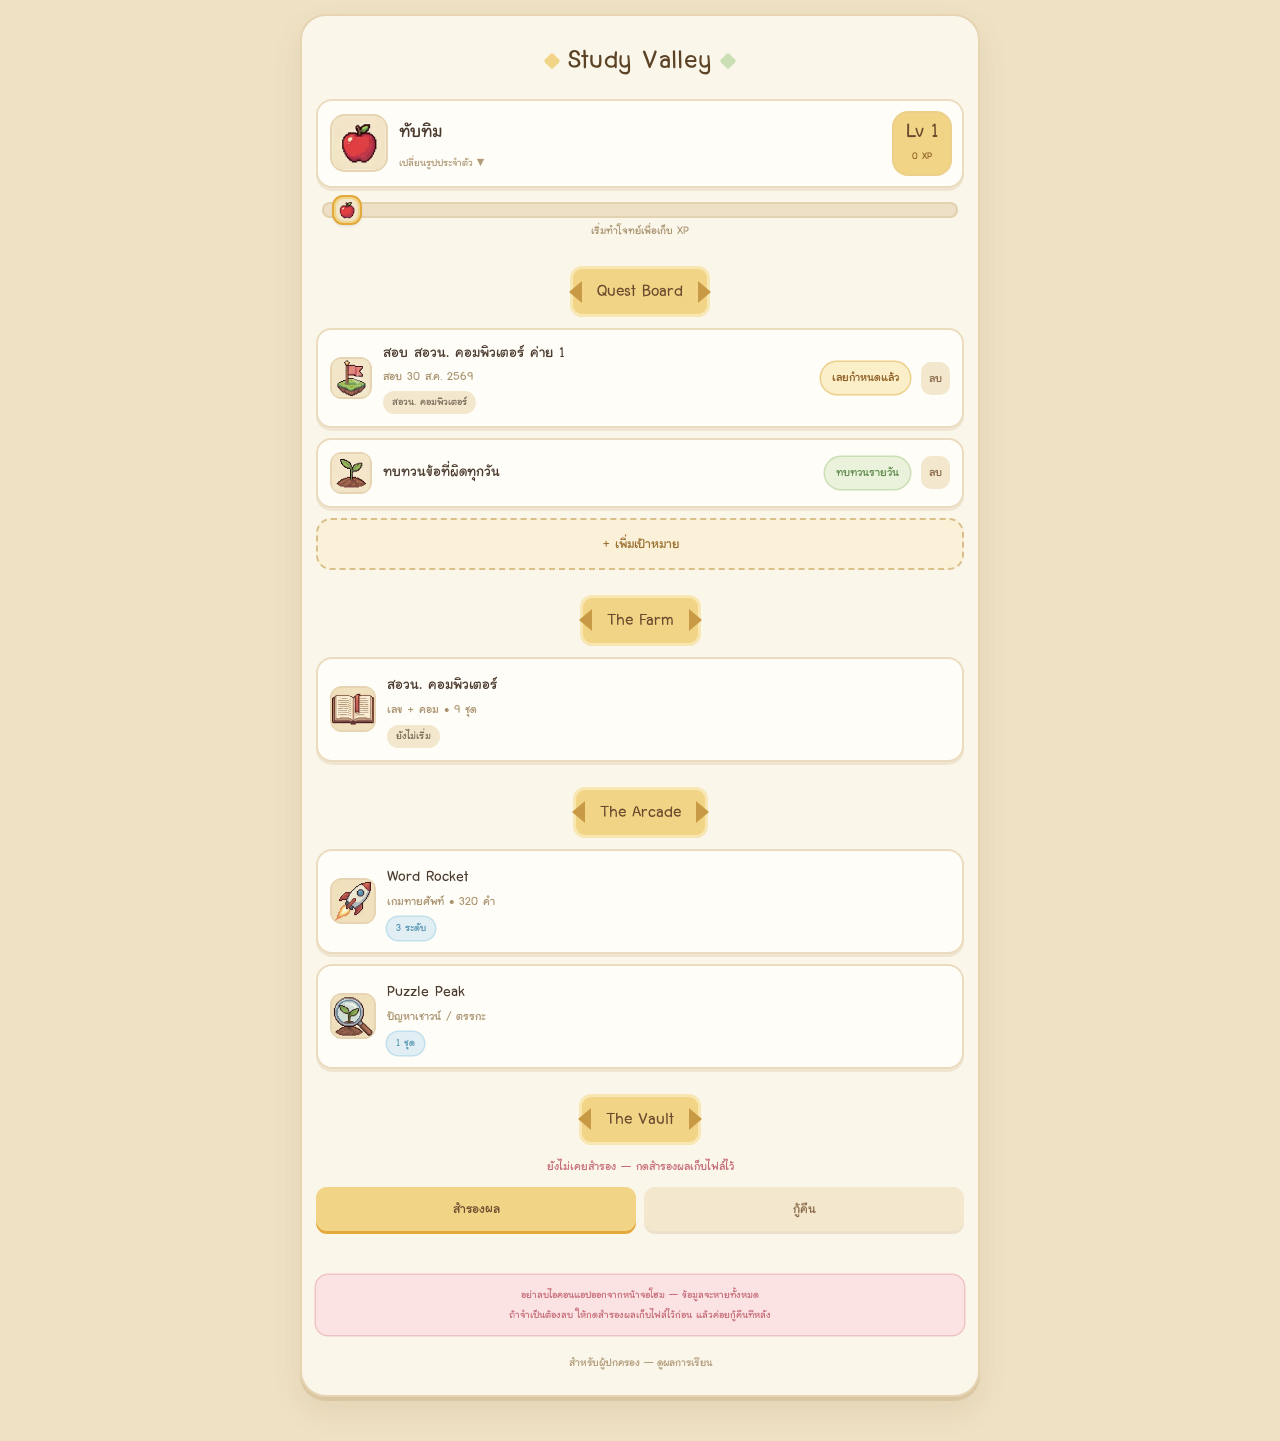
<file: index.html>
<!DOCTYPE html>
<!-- ══════════════════════════════════════════════════════════
     Study Valley — หน้าแรก (ตัวอย่าง)

     โครงไฟล์:
       assets/app.css            — ธีม + design token + @font-face
       assets/art.js             — SVG (C, svg, ART) โหลดก่อน
       assets/app.js             — ข้อมูลจำลอง + logic (ใช้ ART/C)
       assets/fonts/Layiji.woff2 — ฟอนต์ (เปิดออฟไลน์ได้)

     ฟอนต์ Layiji เป็นตัว patch แล้ว — ห้ามเอาไฟล์ต้นฉบับมาใช้ซ้ำ
     รายละเอียดบั๊กและวิธีแก้อยู่ใน THEME.md
     ══════════════════════════════════════════════════════════ -->
<html lang="th">
<head>
<meta charset="utf-8">
<meta name="viewport" content="width=device-width,initial-scale=1,viewport-fit=cover">
<title>Study Valley</title>
<meta name="theme-color" content="#F1D486">
<link rel="manifest" href="manifest.json">
<link rel="apple-touch-icon" href="assets/apple-touch-icon.png">
<meta name="apple-mobile-web-app-capable" content="yes">
<meta name="apple-mobile-web-app-status-bar-style" content="default">
<meta name="apple-mobile-web-app-title" content="Study Valley">
<link rel="stylesheet" href="assets/app.css">
</head>
<body>
<div class="wrap">
<div class="panel">

  <div class="brand">
    <div class="spark" style="background:var(--gold)"></div>
    <h1>Study Valley</h1>
    <div class="spark" style="background:var(--green-ring);animation-delay:.6s"></div>
  </div>

  <!-- การ์ดโปรไฟล์ -->
  <div class="card row">
    <div class="avatar" id="av"></div>
    <div style="flex:1;min-width:0">
      <input class="nameIn" id="nm" placeholder="ชื่อ">
      <button id="avBtn" style="border:0;background:transparent;color:var(--dim);font-weight:600;
        font-size:12.5px;cursor:pointer;padding:2px 0">เปลี่ยนรูปประจำตัว ▾</button>
    </div>
    <div class="lvbox"><b id="lv">Lv 1</b><small id="xp">0 XP</small></div>
  </div>

  <!-- เลือกอีโมจิ -->
  <div class="card" id="avPick" style="margin-top:8px;display:none">
    <div class="grid" style="justify-content:center;gap:8px" id="emo"></div>
  </div>

  <!-- แถบเลเวล -->
  <div class="lvbar">
    <div class="lvfill" id="lvfill" style="width:0%"></div>
    <div class="hero" id="heroPin" style="left:4%"></div>
  </div>
  <div class="hint" id="toNext">อีก 1000 XP จะเลเวลอัป</div>

  <!-- เป้าหมาย -->
  <div class="ribbon"><span>Quest Board</span></div>
  <div class="stack" id="goals"></div>
  <div style="height:10px"></div>
  <button class="btn dash" id="addBtn">+ เพิ่มเป้าหมาย</button>

  <div class="card" id="addForm" style="margin-top:10px;display:none">
    <input class="field" id="gTitle" placeholder="ชื่อเป้าหมาย เช่น สอบ สอวน. รอบแรก">
    <div class="grid" style="margin-top:9px;gap:8px">
      <button class="btn on" data-kind="exam"  style="flex:1">มีวันสอบ</button>
      <button class="btn off" data-kind="daily" style="flex:1">ทบทวนรายวัน</button>
    </div>
    <input class="field" type="date" id="gDate" style="margin-top:9px">
    <select class="field" id="gRoom" style="margin-top:9px">
      <option value="">ไม่ผูกกับห้องเรียน</option>
      <option value="posn">สอวน. คอมพิวเตอร์</option>
      <option value="english">คลังคำศัพท์อังกฤษ</option>
    </select>
    <div class="grid" style="margin-top:11px;gap:8px">
      <button class="btn primary" id="gSave" style="flex:1">บันทึก</button>
      <button class="btn soft" id="gCancel">ยกเลิก</button>
    </div>
  </div>

  <!-- The Farm : แบบฝึกจริงจัง (ไทย) -->
  <div class="ribbon"><span>The Farm</span></div>
  <div class="grid">
    <a class="card row" href="posn/set.html" style="flex:1 1 100%;position:relative">
      <span class="newbadge cornernew" id="rmAnew" style="display:none">new</span>
      <div class="tile" id="rmA"></div>
      <div style="flex:1;min-width:0">
        <div style="font-weight:800;font-size:18px">สอวน. คอมพิวเตอร์</div>
        <div style="font-size:14px;color:var(--muted);margin:1px 0 5px" id="rmAsub">เลข + คอม</div>
        <div class="grid" style="gap:5px" id="rmAchips"></div>
      </div>
    </a>
  </div>

  <!-- The Arcade : โซนเกม (ชื่อเกมอังกฤษ) -->
  <div class="ribbon"><span>The Arcade</span></div>
  <div class="grid">
    <a class="card row" href="english/" style="flex:1 1 100%">
      <div class="tile" id="rmB"></div>
      <div style="flex:1;min-width:0">
        <div style="font-weight:800;font-size:18px">Word Rocket</div>
        <div style="font-size:14px;color:var(--muted);margin:1px 0 5px">เกมทายศัพท์ • 320 คำ</div>
        <div class="grid" style="gap:5px"><span class="chip blue">3 ระดับ</span></div>
      </div>
    </a>
    <a class="card row" href="posn/set.html?room=logic" style="flex:1 1 100%">
      <div class="tile"><img src="assets/tiles/magnifier.png" width="42" height="42" alt="" style="display:block;border-radius:8px"></div>
      <div style="flex:1;min-width:0">
        <div style="font-weight:800;font-size:18px">Puzzle Peak</div>
        <div style="font-size:14px;color:var(--muted);margin:1px 0 5px">ปัญหาเชาวน์ / ตรรกะ</div>
        <div class="grid" style="gap:5px" id="rmCchips"></div>
      </div>
    </a>
  </div>

  <div class="ribbon"><span>The Vault</span></div>
  <div class="backupinfo" id="backupInfo"></div>
  <div class="grid" style="gap:8px">
    <button class="btn soft" id="backupBtn" style="flex:1">สำรองผล</button>
    <button class="btn soft" id="restoreBtn" style="flex:1">กู้คืน</button>
  </div>
  <input type="file" id="restoreFile" accept="application/json,.json" style="display:none">
  <div class="msg" id="msg"></div>
  <div class="keepwarn">อย่าลบไอคอนแอปออกจากหน้าจอโฮม — ข้อมูลจะหายทั้งหมด<br>
    ถ้าจำเป็นต้องลบ ให้กดสำรองผลเก็บไฟล์ไว้ก่อน แล้วค่อยกู้คืนทีหลัง</div>

  <a href="parent/" style="display:block;text-align:center;margin-top:18px;color:var(--dim);
    font-weight:600;font-size:13.5px">สำหรับผู้ปกครอง — ดูผลการเรียน</a>

</div>
</div>
<script src="assets/art.js"></script>
<script src="assets/xp.js"></script>
<script src="assets/app.js"></script>
</body>
</html>
</file>
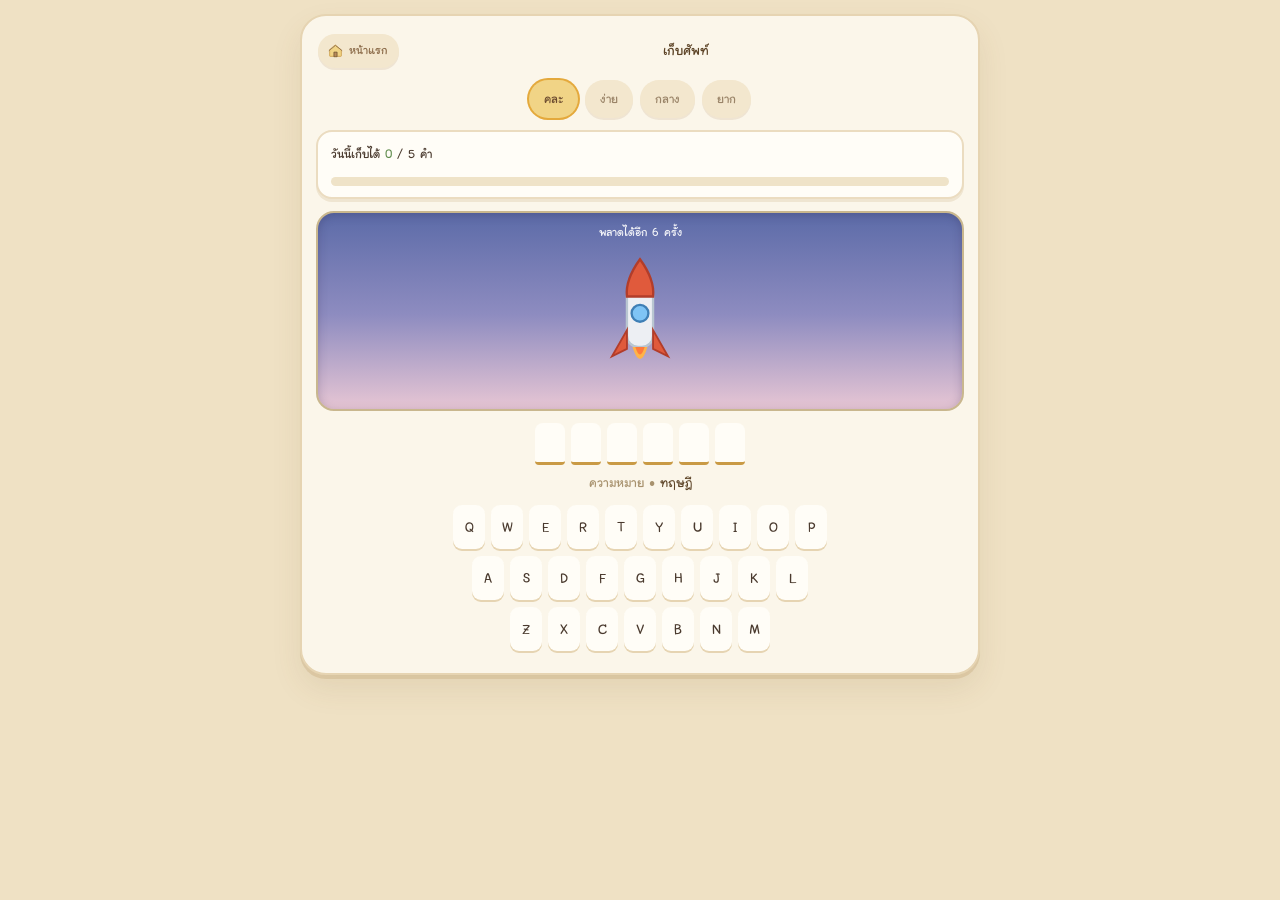
<file: english/index.html>
<!DOCTYPE html>
<!-- ══════════════════════════════════════════════════════════
     english/index.html — เกมเก็บศัพท์ (กู้ภัยจรวด)
     ทายตัวอักษรให้ครบก่อนจรวดพัง · อ่านคำจาก ../data/english/words.json
     ══════════════════════════════════════════════════════════ -->
<html lang="th">
<head>
<meta charset="utf-8">
<meta name="viewport" content="width=device-width,initial-scale=1,viewport-fit=cover">
<title>เก็บศัพท์ • Study Valley</title>
<meta name="theme-color" content="#F1D486">
<link rel="manifest" href="../manifest.json">
<link rel="apple-touch-icon" href="../assets/apple-touch-icon.png">
<meta name="apple-mobile-web-app-capable" content="yes">
<meta name="apple-mobile-web-app-status-bar-style" content="default">
<meta name="apple-mobile-web-app-title" content="Study Valley">
<link rel="stylesheet" href="../assets/app.css">
<link rel="stylesheet" href="../assets/eng.css">
</head>
<body>
<div class="wrap">
<div class="panel">

  <div class="setbar">
    <a class="backlink" id="homelink" href="../index.html">หน้าแรก</a>
    <div class="settitle">เก็บศัพท์</div>
    <div class="streak" id="streak" style="display:none"></div>
  </div>

  <div class="lvchips" id="lvchips"></div>

  <div class="card daily">
    <div class="dailytop">
      <div>วันนี้เก็บได้ <b id="dailyN">0</b> / <span id="dailyGoal">5</span> คำ</div>
      <div class="dailydone" id="dailyDone" style="display:none">ครบเป้าแล้ว</div>
    </div>
    <div class="pbar"><i id="dailyfill" style="width:0%"></i></div>
  </div>

  <div class="stage" id="stage"></div>

  <div class="slots" id="slots"></div>
  <div class="hinttext" id="hinttext"></div>
  <button class="speakbtn" id="speakBtn" style="display:none"></button>

  <div class="keyboard" id="keyboard"></div>

  <div class="engnav" id="engnav" style="display:none">
    <button class="btn primary" id="nextBtn">คำถัดไป</button>
  </div>

</div>
</div>
<script src="../assets/art.js"></script>
<script src="../assets/xp.js"></script>
<script src="../assets/eng.js"></script>
</body>
</html>
</file>
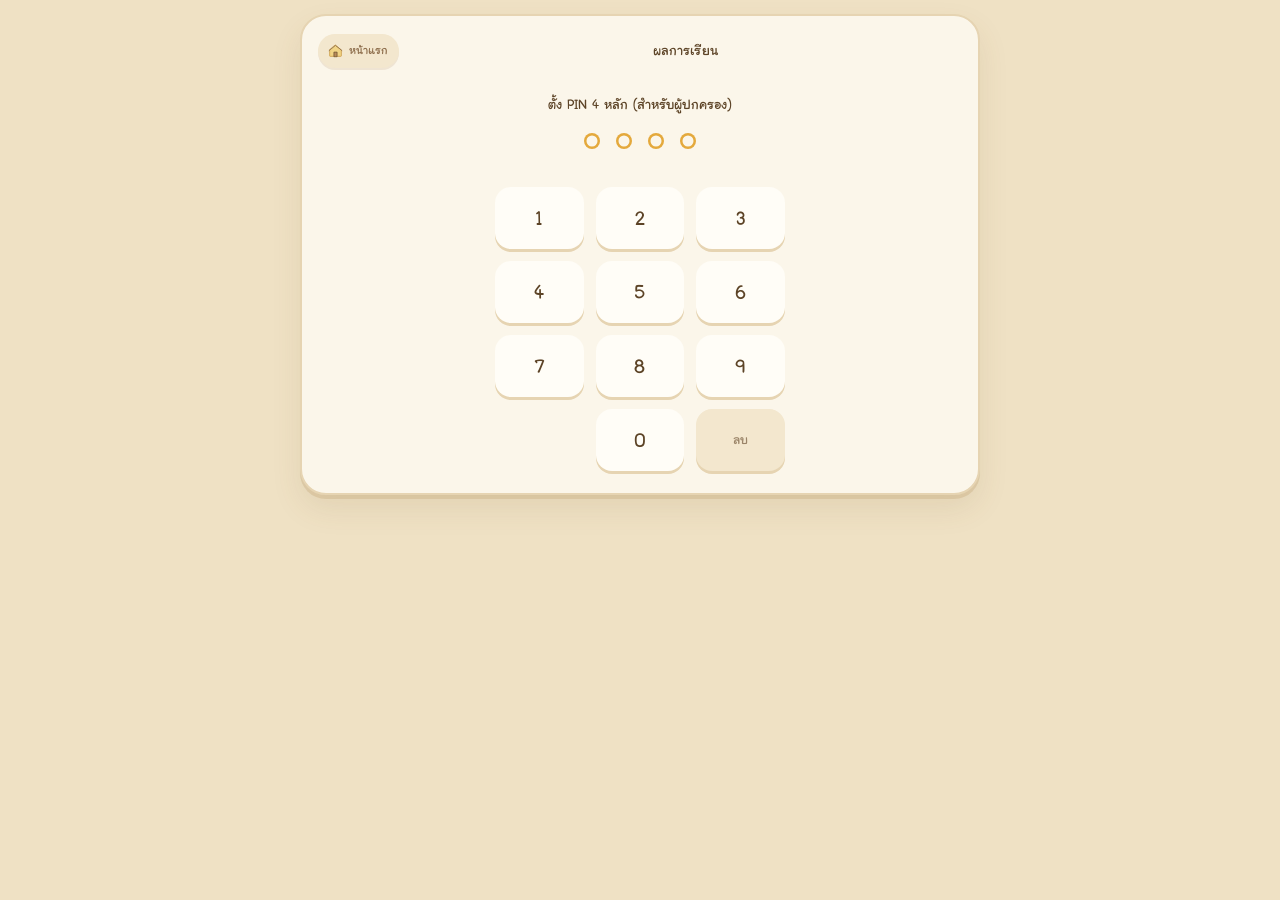
<file: parent/index.html>
<!DOCTYPE html>
<!-- ══════════════════════════════════════════════════════════
     parent/index.html — หน้าผู้ปกครองดูผล (PIN 4 หลัก)
     PIN เป็นด่านอ่อน ๆ เก็บในเครื่อง (ไม่ใช่ระบบล็อกอินจริง)
     ══════════════════════════════════════════════════════════ -->
<html lang="th">
<head>
<meta charset="utf-8">
<meta name="viewport" content="width=device-width,initial-scale=1,viewport-fit=cover">
<title>ผลการเรียน • Study Valley</title>
<meta name="theme-color" content="#F1D486">
<link rel="manifest" href="../manifest.json">
<link rel="apple-touch-icon" href="../assets/apple-touch-icon.png">
<meta name="apple-mobile-web-app-capable" content="yes">
<meta name="apple-mobile-web-app-title" content="Study Valley">
<link rel="stylesheet" href="../assets/app.css">
<link rel="stylesheet" href="../assets/parent.css">
</head>
<body>
<div class="wrap">
<div class="panel">

  <div class="setbar">
    <a class="backlink" id="homelink" href="../index.html">หน้าแรก</a>
    <div class="settitle">ผลการเรียน</div>
    <div class="lockbtn" id="lockBtn" style="display:none">ล็อก</div>
  </div>

  <!-- ล็อก : ใส่ PIN -->
  <div id="lock">
    <div class="lockhint" id="lockHint">ใส่ PIN 4 หลัก</div>
    <div class="dots" id="dots"></div>
    <div class="lockmsg" id="lockMsg"></div>
    <div class="pinpad" id="pinpad"></div>
    <button class="resetpin" id="resetPin" style="display:none">ลืม PIN — ตั้งใหม่ (ล้างของเดิม)</button>
  </div>

  <!-- รายงาน -->
  <div id="report" style="display:none"></div>

</div>
</div>
<script src="../assets/art.js"></script>
<script src="../assets/xp.js"></script>
<script src="../assets/parent.js"></script>
</body>
</html>
</file>
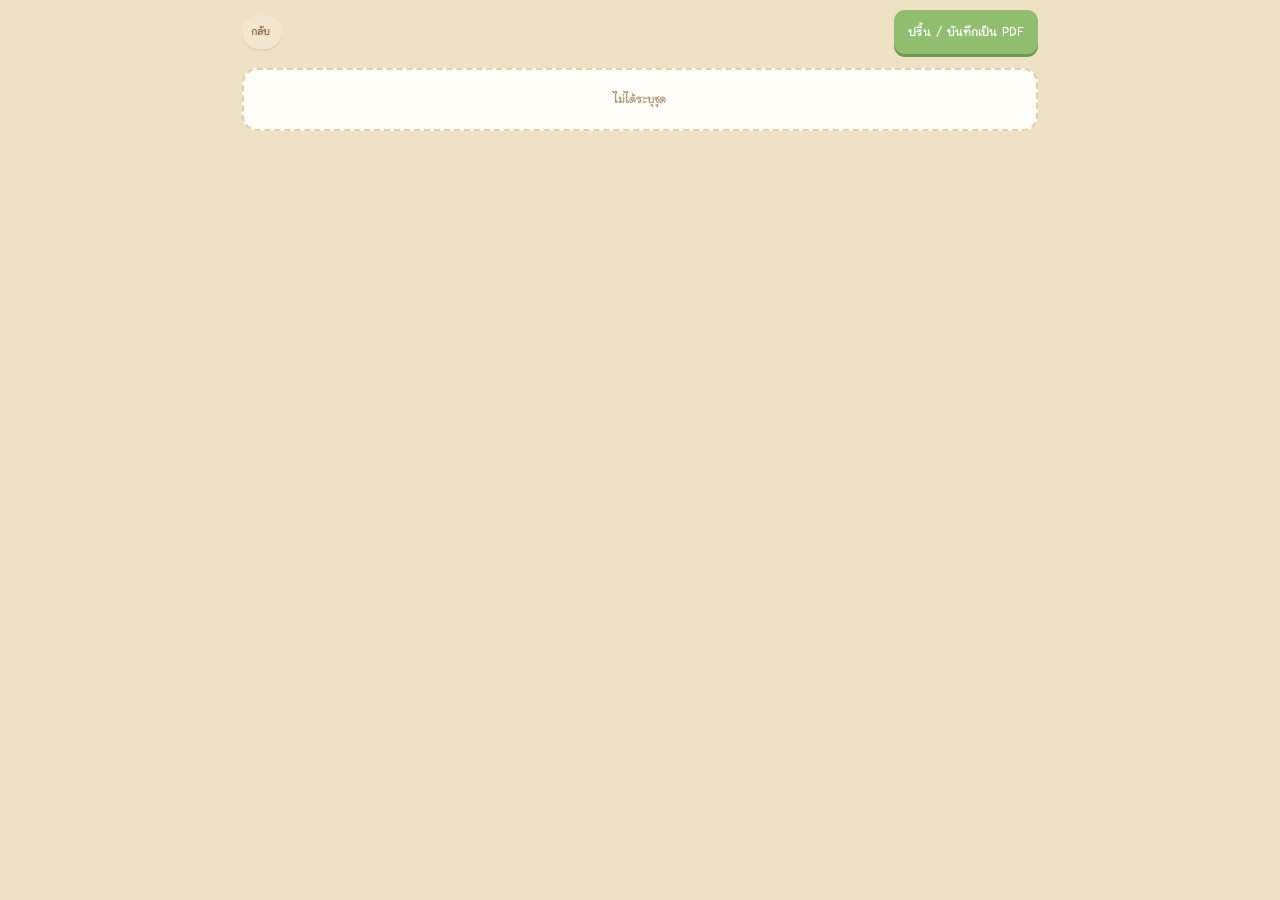
<file: posn/print.html>
<!doctype html>
<html lang="th">
<head>
<meta charset="utf-8">
<meta name="viewport" content="width=device-width,initial-scale=1">
<title>ใบข้อสอบ • Study Valley</title>
<link rel="stylesheet" href="../assets/app.css">
<link rel="stylesheet" href="../assets/set.css">
<link rel="stylesheet" href="../assets/print.css">
</head>
<body>

<!-- แถบเครื่องมือ (ไม่ติดไปกับกระดาษ) -->
<div class="prbar noprint">
  <a class="backlink" id="backlink" href="set.html">กลับ</a>
  <button class="btn primary" id="btnPrint">ปริ้น / บันทึกเป็น PDF</button>
</div>

<div class="sheetpage" id="paper"></div>

<script src="../assets/norm.js"></script>
<script src="../assets/print.js"></script>
</body>
</html>
</file>
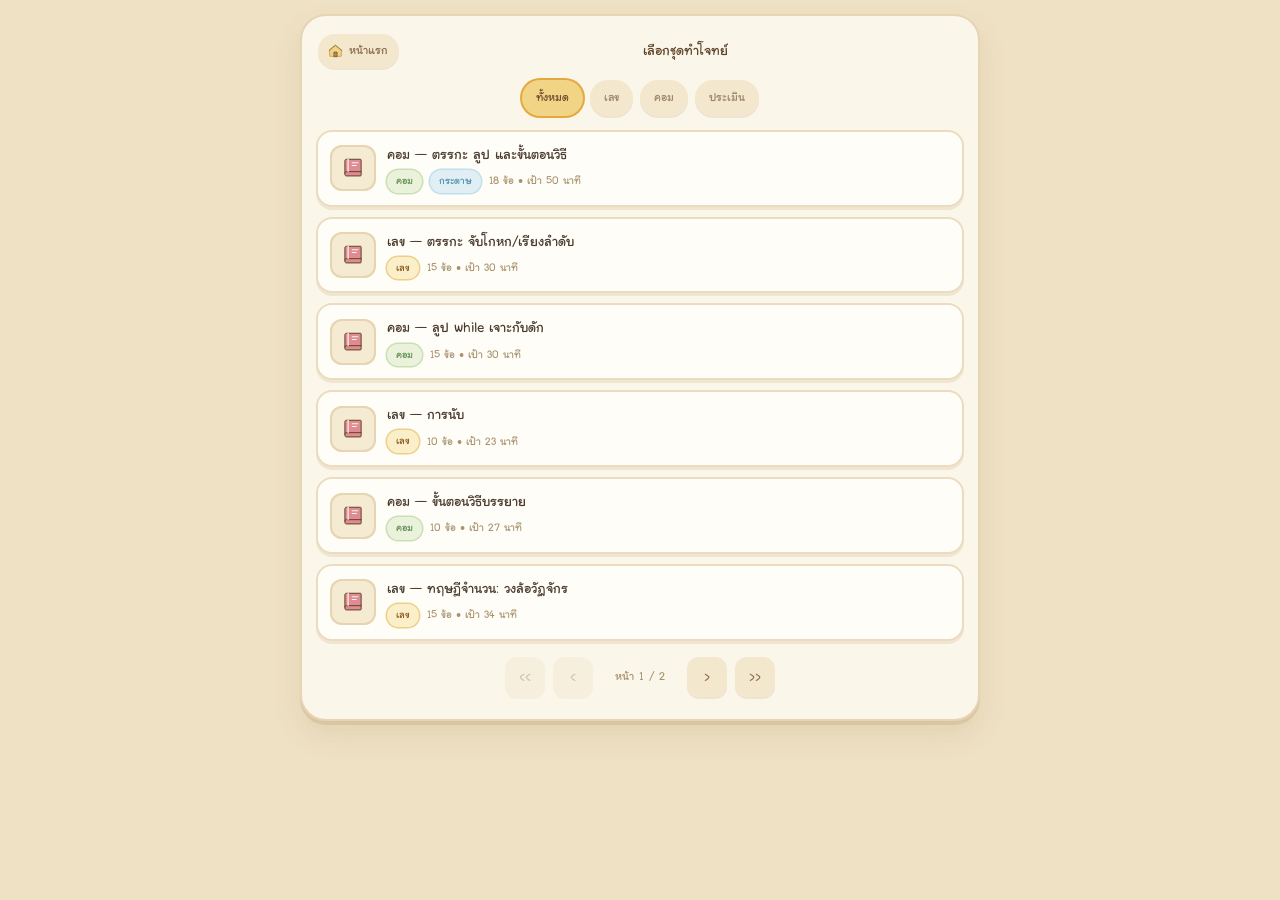
<file: posn/set.html>
<!DOCTYPE html>
<!-- ══════════════════════════════════════════════════════════
     posn/set.html — เอนจินทำโจทย์
     อ่านชุดจาก ../data/posn/<id>.json (ระบุด้วย ?id=<id>)
     ไม่มี ?id → โชว์รายการชุดจาก index.json ให้เลือก
     ══════════════════════════════════════════════════════════ -->
<html lang="th">
<head>
<meta charset="utf-8">
<meta name="viewport" content="width=device-width,initial-scale=1,viewport-fit=cover">
<title>ทำโจทย์ • Study Valley</title>
<meta name="theme-color" content="#F1D486">
<link rel="manifest" href="../manifest.json">
<link rel="apple-touch-icon" href="../assets/apple-touch-icon.png">
<meta name="apple-mobile-web-app-capable" content="yes">
<meta name="apple-mobile-web-app-status-bar-style" content="default">
<meta name="apple-mobile-web-app-title" content="Study Valley">
<link rel="stylesheet" href="../assets/app.css">
<link rel="stylesheet" href="../assets/set.css">
</head>
<body>
<div class="wrap">
<div class="panel">

  <div class="setbar">
    <a class="backlink" id="homelink" href="../index.html">หน้าแรก</a>
    <div class="settitle" id="settitle">Study Valley</div>
    <div class="timer" id="timer" style="display:none">0:00</div>
  </div>

  <div id="picker" style="display:none"></div>

  <!-- โหมดกระดาษ (เลือกโหมด / จับเวลา / ติ๊กคำตอบ) — สร้างเนื้อในด้วย JS -->
  <div id="paper" style="display:none"></div>

  <div id="quiz" style="display:none">

    <div class="qprog"><i id="qprogfill"></i></div>
    <div class="qmeta">
      <span id="qcount"></span>
      <button class="pausebtn" id="pauseBtn">พักเบรคชั่วคราว</button>
      <span id="qtarget"></span>
    </div>

    <div class="card qcard">
      <div class="badges" id="badges"></div>
      <div class="qbody" id="qbody"></div>
      <button class="hintbtn" id="hintbtn" style="display:none"></button>
      <div class="trbox" id="trbox" style="display:none"></div>
    </div>

    <div class="choices" id="choices"></div>
    <div id="fillwrap" style="display:none">
      <input class="field fillin" id="fillin" placeholder="พิมพ์คำตอบ" autocomplete="off">
    </div>

    <!-- โซนคำตอบ/คำใบ้ ห้องปริศนา (logic) — สร้างเนื้อในด้วย JS -->
    <div id="puzzle" style="display:none"></div>

    <div class="actions">
      <button class="btn primary" id="btnReveal">เฉลย</button>
    </div>

    <div class="exbox" id="exbox" style="display:none">
      <div class="exhead" id="exhead"></div>
      <div class="excontent" id="excontent"></div>
    </div>

    <div class="nav">
      <button class="btn soft" id="btnPrev">ก่อนหน้า</button>
      <button class="btn primary" id="btnNext">ถัดไป</button>
    </div>

    <!-- ท้ายหน้า: เลือกข้อ (ห้อง logic) / เปลี่ยนโหมด (ชุดโหมดกระดาษ) -->
    <div id="qextra" style="display:none"></div>

  </div>

  <div id="summary" style="display:none"></div>

</div>
</div>

<div class="pausecover" id="pauseCover" style="display:none">
  <div class="pausebox">
    <div class="pausemsg">พักเบรคอยู่ • เวลาไม่เดิน</div>
    <button class="btn primary" id="resumeBtn">ทำต่อ</button>
    <a class="btn soft" href="../index.html" id="pauseHome">ออกไปหน้าแรก</a>
  </div>
</div>
<script src="../assets/art.js"></script>
<script src="../assets/xp.js"></script>
<script src="../assets/norm.js"></script>
<script src="../assets/set.js"></script>
</body>
</html>
</file>
<file: assets/app.css>
/* ═══════════════════════════════════════════
   assets/app.css  —  DESIGN TOKENS
   ═══════════════════════════════════════════ */
@font-face{
  font-family:'Layiji';
  src:url('fonts/Layiji.woff2') format('woff2');
  font-weight:400 800;
  font-display:block;
  size-adjust:112%;   /* ชดเชยตัวอักษร Layiji ที่เล็กกว่าปกติ */
}
:root{
  /* พื้น */
  --paper:#EFE1C4;   --panel:#FBF6EA;   --card:#FFFDF7;
  --line:#E6D4B2;    --line-2:#EBDCC0;  --rule:#EADBBE;
  /* ตัวอักษร */
  --ink:#4A3A2E;     --ink-hi:#5C4326;  --muted:#A8926E;  --dim:#B09A78;
  /* ทอง */
  --gold:#F1D486;    --gold-d:#E4A93C;  --gold-x:#C08A28;
  --gold-pale:#FBEFC9; --gold-ring:#ECD08A; --gold-ink:#8A5A1E;
  --wood:#6B4A2E;    --wood-d:#4E331F;  --wood-l:#8A6A48;
  /* ชิป */
  --tan:#F3E7CE;     --tan-ink:#9A8468;
  /* สถานะ */
  --green:#8FBE6E;   --green-x:#6E9B50; --green-ink:#5E8B4B;
  --green-pale:#EAF2DC; --green-ring:#CADFB4;
  --rose:#FBE3E4;    --rose-ink:#C56C77; --rose-ring:#F0C3C7;
  --blue:#E1EEF3;    --blue-ink:#4E90AF; --blue-ring:#BFE0EC;
  --plum:#F0E9F8;    --plum-ink:#8A6DB3;
  /* เงาแข็ง = ลายเซ็นของธีม */
  --lift-1:0 3px 0 rgba(190,160,110,.20);
  --lift-2:0 4px 0 rgba(190,160,110,.30), 0 14px 30px rgba(120,90,40,.10);
}
*{box-sizing:border-box}
html,body{margin:0}
body{
  background:var(--paper); color:var(--ink); line-height:1.5;
  font-family:'Layiji',-apple-system,'Segoe UI',sans-serif;
  -webkit-font-smoothing:antialiased; -webkit-tap-highlight-color:transparent;
}
button,input,select,textarea{font-family:inherit}
input,select,textarea{line-height:1.5}
a{color:inherit;text-decoration:none}
svg{display:block}   /* กัน baseline gap เวลารูปอยู่ข้างข้อความ */
::selection{background:var(--gold)}
@keyframes twinkle{0%,100%{opacity:.35;transform:rotate(45deg) scale(.85)}50%{opacity:1;transform:rotate(45deg) scale(1)}}

/* ── โครง ── */
.wrap{padding:14px 12px 44px}
.panel{max-width:680px;margin:0 auto;background:var(--panel);border:2px solid var(--line);
       border-radius:26px;box-shadow:var(--lift-2);padding:16px 14px 22px}
.brand{display:flex;align-items:center;justify-content:center;gap:10px;margin:6px 0 14px}
.brand h1{margin:0;font-size:31px;font-weight:800;color:var(--ink-hi);letter-spacing:.3px}
.spark{width:12px;height:12px;border-radius:2px;transform:rotate(45deg);animation:twinkle 2.6s ease-in-out infinite}

/* ── ป้ายริบบิ้น (หัวข้อ) ── */
.ribbon{display:flex;justify-content:center;margin:28px 0 14px}
.ribbon > span{position:relative;background:var(--gold);color:var(--wood);font-weight:800;
  font-size:19.5px;padding:8px 24px;border-radius:9px;
  box-shadow:0 0 0 3px #F8E7B2, 0 3px 0 rgba(150,100,40,.3)}
.ribbon > span::before,.ribbon > span::after{content:'';position:absolute;top:50%;
  transform:translateY(-50%);border:11px solid transparent}
.ribbon > span::before{left:-15px;border-right:13px solid #C99A45}
.ribbon > span::after{right:-15px;border-left:13px solid #C99A45}

/* ── การ์ด ── */
.card{background:var(--card);border:2px solid var(--line-2);border-radius:16px;
      padding:12px;box-shadow:var(--lift-1)}
.row{display:flex;align-items:center;gap:11px}
.stack{display:flex;flex-direction:column;gap:10px}
.grid{display:flex;flex-wrap:wrap;gap:10px}

/* ── ชิป / แท็ก ── */
.chip{font-weight:700;font-size:12.5px;padding:2px 9px;border-radius:20px;white-space:nowrap}
.chip.gold{background:var(--gold-pale);color:var(--gold-ink);box-shadow:0 0 0 1.5px var(--gold-ring)}
.chip.green{background:var(--green-pale);color:var(--green-ink);box-shadow:0 0 0 1.5px var(--green-ring)}
.chip.rose{background:var(--rose);color:var(--rose-ink);box-shadow:0 0 0 1.5px var(--rose-ring)}
.chip.blue{background:var(--blue);color:var(--blue-ink);box-shadow:0 0 0 1.5px var(--blue-ring)}
.chip.plain{background:var(--tan);color:#7A6A58;box-shadow:none;font-weight:600}

/* ── ป้าย new (เขียว กระพริบ) ── */
@keyframes newblink{0%,100%{opacity:1}50%{opacity:.3}}
.newbadge{display:inline-block;vertical-align:middle;font-size:11px;font-weight:800;color:#fff;
  letter-spacing:.5px;background:var(--green-ink);border-radius:7px;padding:1px 7px;
  box-shadow:0 1px 0 rgba(70,110,55,.4);animation:newblink 1.1s ease-in-out infinite}
.cornernew{position:absolute;top:-6px;right:-6px;z-index:3}

/* ── สำรองข้อมูล ── */
.backupinfo{text-align:center;font-size:14px;font-weight:700;color:var(--muted);margin:0 0 10px}
.backupinfo.warn{color:var(--rose-ink)}
#backupBtn.needbk{background:var(--gold);color:var(--wood);box-shadow:0 3px 0 var(--gold-d)}
.keepwarn{text-align:center;font-size:12.5px;line-height:1.6;color:var(--rose-ink);
  background:var(--rose);border-radius:12px;padding:10px 12px;margin-top:12px;
  box-shadow:0 0 0 1.5px var(--rose-ring)}

/* ── ปุ่ม ── */
.btn{border:0;border-radius:11px;padding:10px 14px;font-weight:700;font-size:16px;cursor:pointer;
     min-height:44px}
.btn.primary{background:var(--green);color:#fff;font-weight:800;box-shadow:0 3px 0 var(--green-x)}
.btn.soft{background:var(--tan);color:var(--wood-l);box-shadow:0 3px 0 rgba(150,100,40,.14)}
.btn.pill{border-radius:22px;padding:7px 15px;min-height:0;font-size:16px;
          display:inline-flex;align-items:center;gap:7px}
.btn.on{background:var(--gold);color:var(--wood);box-shadow:0 0 0 2px var(--gold-d)}
.btn.off{background:var(--tan);color:var(--tan-ink);box-shadow:0 2px 0 rgba(150,100,40,.12)}
.btn.danger{background:var(--rose-ink);color:#fff;box-shadow:none}
.btn.dash{border:2px dashed #D9C08A;background:#FBF1D8;color:#9A6E2E;border-radius:15px;
          width:100%;padding:12px}
.btn:active{transform:translateY(1px)}

/* ── โปรไฟล์ ── */
.avatar{width:58px;height:58px;flex:0 0 58px;border-radius:15px;background:#F5EAD2;
        box-shadow:inset 0 0 0 2px var(--line);display:flex;align-items:center;
        justify-content:center;font-size:35px;cursor:pointer;overflow:hidden}
.nameIn{width:100%;border:0;background:transparent;font-weight:700;font-size:22px;
        color:var(--ink);outline:none;line-height:1.5;padding:2px 0}
.lvbox{flex:0 0 auto;text-align:center;background:var(--gold);border-radius:14px;
       padding:7px 12px;box-shadow:0 0 0 2px var(--gold-ring)}
.lvbox b{display:block;font-size:23px;color:var(--wood);line-height:1}
.lvbox small{font-weight:700;font-size:12px;color:var(--gold-ink)}

/* ── แถบเลเวล ── */
.lvbar{position:relative;height:16px;background:#EDE0C6;border-radius:9px;margin:14px 6px 4px;
       box-shadow:inset 0 0 0 2px #E2D2B0}
.lvfill{height:100%;border-radius:9px;background:linear-gradient(90deg,#F6D372,#E4A93C);
        transition:width .6s}
.hero{position:absolute;top:50%;transform:translate(-50%,-50%);width:26px;height:26px;
      border-radius:9px;background:var(--gold);box-shadow:0 0 0 2px var(--gold-d),0 2px 4px rgba(0,0,0,.16);
      display:flex;align-items:center;justify-content:center;font-size:16px;transition:left .6s}
.hint{text-align:center;font-size:13px;color:var(--muted);margin-bottom:4px}

/* ── progress เล็ก ── */
.pbar{height:9px;background:#EFE3C8;border-radius:6px;margin-top:11px;overflow:hidden}
.pbar > i{display:block;height:100%;border-radius:6px;
          background:linear-gradient(90deg,#F6D372,#E4A93C);transition:width .6s}

/* ── กล่องว่าง ── */
.empty{text-align:center;color:var(--muted);font-size:15.5px;background:var(--card);
       border:2px dashed #E0CFAC;border-radius:15px;padding:18px}
.field{width:100%;border:2px solid var(--line);background:var(--panel);border-radius:10px;
       padding:9px 11px;font-size:16px;color:var(--ink);outline:none}
.msg{text-align:center;font-size:14.5px;color:#9A8468;margin-top:12px;min-height:20px}
.tile{width:46px;height:46px;flex:0 0 46px;border-radius:12px;background:#F5EAD2;
      box-shadow:inset 0 0 0 2px var(--line);display:flex;align-items:center;
      justify-content:center;font-size:24px}
</file>
<file: assets/eng.css>
/* ═══════════════════════════════════════════
   assets/eng.css — เกมเก็บศัพท์ (โหลดคู่กับ app.css)
   ═══════════════════════════════════════════ */

/* แถบบน (ใช้ .setbar/.backlink/.settitle จาก set.css ไม่ได้ — นิยามซ้ำเฉพาะที่ใช้) */
.setbar{display:flex;align-items:center;gap:10px;margin:2px 2px 12px}
.backlink{flex:0 0 auto;display:inline-flex;align-items:center;gap:5px;font-weight:700;font-size:14.5px;
  color:var(--wood-l);background:var(--tan);padding:6px 12px 6px 9px;border-radius:20px;box-shadow:0 2px 0 rgba(150,100,40,.12)}
.backlink svg{width:17px;height:17px}
.settitle{flex:1;min-width:0;font-weight:800;font-size:17px;color:var(--ink-hi);text-align:center}
.streak{flex:0 0 auto;display:inline-flex;align-items:center;gap:4px;font-weight:800;font-size:15px;color:var(--gold-ink);
  background:var(--gold-pale);padding:5px 11px;border-radius:14px;box-shadow:0 0 0 1.5px var(--gold-ring)}

/* ── ชิประดับ ── */
.lvchips{display:flex;gap:7px;flex-wrap:wrap;justify-content:center;margin-bottom:12px}
.lvchip{border:0;border-radius:20px;padding:7px 15px;font-weight:700;font-size:15px;cursor:pointer;min-height:38px;
  background:var(--tan);color:var(--tan-ink);box-shadow:0 2px 0 rgba(150,100,40,.12)}
.lvchip.on{background:var(--gold);color:var(--wood);box-shadow:0 0 0 2px var(--gold-d)}

/* ── เป้ารายวัน ── */
.daily{padding:11px 13px}
.dailytop{display:flex;align-items:center;justify-content:space-between;font-weight:700;font-size:15.5px;color:var(--ink);margin-bottom:8px}
.dailytop b{color:var(--green-ink)}
.dailydone{font-size:14px;color:var(--green-ink);font-weight:700}

/* ── เวทีจรวด ── */
.stage{position:relative;overflow:hidden;border:2px solid #C9B78E;border-radius:18px;margin:12px 0;padding:10px;
  min-height:200px;display:flex;flex-direction:column;align-items:center;justify-content:center;
  background:linear-gradient(180deg,#5C6BA8 0%,#8E8CC0 52%,#E7C6D4 100%);box-shadow:inset 0 2px 10px rgba(40,30,70,.25)}
.stage .lives{position:absolute;top:9px;left:0;right:0;text-align:center;font-weight:700;font-size:14px;color:#FFF;opacity:.92}
.rocket{margin-top:14px;transition:transform .5s}
@keyframes launchUp{0%{transform:translateY(0)}100%{transform:translateY(-150px)}}
.rocket.launch{animation:launchUp 1.1s ease-in .35s forwards}

/* ── ช่องอักษร ── */
.slots{display:flex;gap:6px;justify-content:center;flex-wrap:wrap;margin:6px 0}
.slot{width:30px;height:42px;display:flex;align-items:center;justify-content:center;
  border-bottom:3px solid #C99A45;background:var(--card);border-radius:8px 8px 4px 4px;
  font-weight:800;font-size:24px;color:var(--ink)}
.slot.gap{width:14px;border:0;background:transparent}
.slot.missed{color:var(--rose-ink)}
@keyframes pop{0%{transform:scale(.6);opacity:.3}100%{transform:scale(1);opacity:1}}
.slot.hit{animation:pop .25s}

.hinttext{text-align:center;font-size:16px;color:var(--muted);margin:6px 0 10px}
.hinttext b{color:var(--ink-hi)}

/* ── ปุ่มฟังเสียง ── */
.speakbtn{display:inline-flex;align-items:center;gap:7px;margin:0 auto 10px;border:0;cursor:pointer;
  background:var(--blue);color:var(--blue-ink);font-weight:700;font-size:14.5px;padding:8px 15px;border-radius:20px;
  box-shadow:0 0 0 1.5px var(--blue-ring)}
.engnav{display:flex;gap:9px;margin-top:6px}
.engnav .btn{flex:1}

/* ── ผลท้ายรอบ ── */
.engresult{display:inline-flex;align-items:center;gap:8px;justify-content:center;font-weight:800;font-size:16px;
  padding:9px 15px;border-radius:14px;line-height:1.35}
.engresult.ok{background:var(--green-pale);color:var(--green-ink)}
.engresult.no{background:var(--rose);color:var(--rose-ink)}
.engresult svg{flex:0 0 auto}

/* ── คีย์บอร์ด ── */
.keyboard{display:flex;flex-direction:column;gap:7px;align-items:center;margin-top:4px}
.krow{display:flex;gap:6px;justify-content:center}
.kbtn{width:32px;height:44px;border:0;border-radius:9px;background:var(--card);color:var(--ink);
  font-weight:800;font-size:17px;cursor:pointer;box-shadow:0 2px 0 var(--line);flex:0 0 auto}
.kbtn:active{transform:translateY(1px)}
.kbtn.right{background:var(--green);color:#fff;box-shadow:0 2px 0 var(--green-x)}
.kbtn.wrong{background:#E9DCC4;color:var(--dim);box-shadow:none}
.kbtn:disabled{cursor:default}
@media (max-width:380px){ .kbtn{width:29px;height:42px;font-size:16px} }
</file>
<file: assets/parent.css>
/* ═══════════════════════════════════════════
   assets/parent.css — หน้าผู้ปกครอง (โหลดคู่กับ app.css)
   ═══════════════════════════════════════════ */
.setbar{display:flex;align-items:center;gap:10px;margin:2px 2px 14px}
.backlink{flex:0 0 auto;display:inline-flex;align-items:center;gap:5px;font-weight:700;font-size:14.5px;
  color:var(--wood-l);background:var(--tan);padding:6px 12px 6px 9px;border-radius:20px;box-shadow:0 2px 0 rgba(150,100,40,.12)}
.backlink svg{width:17px;height:17px}
.settitle{flex:1;min-width:0;font-weight:800;font-size:17px;color:var(--ink-hi);text-align:center}
.lockbtn{flex:0 0 auto;font-weight:700;font-size:14px;color:var(--wood-l);background:var(--tan);
  padding:6px 13px;border-radius:20px;cursor:pointer;box-shadow:0 2px 0 rgba(150,100,40,.12)}

/* ── ล็อก ── */
.lockhint{text-align:center;font-weight:700;font-size:17px;color:var(--ink-hi);margin:24px 0 16px}
.dots{display:flex;gap:16px;justify-content:center;margin-bottom:10px}
.dot{width:16px;height:16px;border-radius:50%;background:transparent;box-shadow:inset 0 0 0 2.5px var(--gold-d)}
.dot.on{background:var(--gold-d)}
@keyframes shake{0%,100%{transform:translateX(0)}20%,60%{transform:translateX(-7px)}40%,80%{transform:translateX(7px)}}
.dots.shake{animation:shake .35s}
.lockmsg{text-align:center;min-height:22px;color:var(--rose-ink);font-weight:700;font-size:14.5px;margin-bottom:6px}
.pinpad{display:grid;grid-template-columns:repeat(3,1fr);gap:12px;max-width:290px;margin:0 auto}
.pinkey{height:62px;border:0;border-radius:16px;background:var(--card);color:var(--ink-hi);font-weight:800;
  font-size:24px;cursor:pointer;box-shadow:0 3px 0 var(--line)}
.pinkey:active{transform:translateY(2px);box-shadow:0 1px 0 var(--line)}
.pinkey[data-k="del"]{font-size:16px;background:var(--tan);color:var(--tan-ink)}
.resetpin{display:block;margin:20px auto 0;border:0;background:transparent;color:var(--dim);
  font-weight:600;font-size:13.5px;cursor:pointer;padding:6px}

/* ── รายงาน ── */
.prof{text-align:center;padding:16px}
.profname{font-size:23px;font-weight:800;color:var(--ink-hi)}
.profstat{font-size:14.5px;color:var(--muted);font-weight:700;margin-top:3px}
.engrow{padding:12px 14px;font-size:15px;color:var(--ink)}
.engrow b{color:var(--green-ink)}
.setrow{padding:11px 14px;margin-bottom:8px}
.setstat{font-weight:700;font-size:15px;color:var(--ink)}
.pcard{display:flex;align-items:flex-start;gap:11px;background:var(--card);border:2px solid var(--line-2);
  border-radius:13px;padding:11px 12px;box-shadow:var(--lift-1);margin-bottom:8px}
.pcard.wrong{border-color:var(--rose-ring)}
.pcard.skipped{border-color:var(--blue-ring)}
.ptitle{font-weight:800;font-size:15.5px;color:var(--ink-hi);line-height:1.35}
.ptodo{font-size:14px;color:var(--muted);margin-top:2px}
.allok{text-align:center;color:var(--green-ink);font-weight:700;font-size:14.5px;
  background:var(--green-pale);border-radius:12px;padding:10px;margin-bottom:8px}
</file>
<file: assets/set.css>
/* ═══════════════════════════════════════════
   assets/set.css — เอนจินทำโจทย์ (โหลดคู่กับ app.css)
   ═══════════════════════════════════════════ */

/* ── แถบบน ── */
.setbar{display:flex;align-items:center;gap:10px;margin:2px 2px 12px}
.backlink{flex:0 0 auto;display:inline-flex;align-items:center;gap:5px;
  font-weight:700;font-size:14.5px;color:var(--wood-l);
  background:var(--tan);padding:6px 12px 6px 9px;border-radius:20px;box-shadow:0 2px 0 rgba(150,100,40,.12)}
.backlink svg{width:17px;height:17px}
.settitle{flex:1;min-width:0;font-weight:800;font-size:17px;color:var(--ink-hi);
  text-align:center;overflow:hidden;text-overflow:ellipsis;white-space:nowrap}
.timer{flex:0 0 auto;font-weight:800;font-size:16px;color:var(--wood);
  background:var(--gold-pale);padding:6px 12px;border-radius:12px;
  box-shadow:0 0 0 1.5px var(--gold-ring);min-width:58px;text-align:center}
.timer.over{background:var(--rose);color:var(--rose-ink);box-shadow:0 0 0 1.5px var(--rose-ring)}

/* ── ความคืบหน้า ── */
.qprog{height:10px;background:#EDE0C6;border-radius:7px;box-shadow:inset 0 0 0 2px #E2D2B0;overflow:hidden}
.qprog > i{display:block;height:100%;border-radius:7px;
  background:linear-gradient(90deg,#F6D372,#E4A93C);transition:width .35s}
.qmeta{display:flex;align-items:center;justify-content:space-between;font-size:13.5px;color:var(--muted);
  font-weight:700;margin:6px 4px 14px;gap:8px}
.qmeta > span{flex:0 0 auto}
.pausebtn{flex:0 0 auto;border:0;cursor:pointer;font-weight:700;font-size:13px;color:var(--wood-l);
  background:var(--tan);padding:5px 12px;border-radius:16px;box-shadow:0 2px 0 rgba(150,100,40,.12)}
.pausebtn:active{transform:translateY(1px)}

/* ── ที่คลุมตอนพักเบรค ── */
.pausecover{position:fixed;inset:0;z-index:50;display:flex;align-items:center;justify-content:center;
  background:rgba(74,58,46,.55);-webkit-backdrop-filter:blur(6px);backdrop-filter:blur(6px)}
.pausebox{background:var(--panel);border:2px solid var(--line);border-radius:22px;padding:26px 30px;
  text-align:center;box-shadow:var(--lift-2);max-width:280px}
.pausemsg{font-weight:800;font-size:18px;color:var(--ink-hi);margin-bottom:16px}
.pausebox .btn{width:100%;display:block;text-align:center}
.pausebox #pauseHome{margin-top:9px}

/* ── รายการชุด ── */
.pickfilter{display:flex;gap:7px;flex-wrap:wrap;justify-content:center;margin-bottom:14px}
.lvchip{border:0;border-radius:20px;padding:6px 14px;font-weight:700;font-size:14.5px;cursor:pointer;min-height:36px;
  background:var(--tan);color:var(--tan-ink);box-shadow:0 2px 0 rgba(150,100,40,.12)}
.lvchip.on{background:var(--gold);color:var(--wood);box-shadow:0 0 0 2px var(--gold-d)}
.pickrow{align-items:center}
.pager{display:flex;align-items:center;justify-content:center;gap:8px;margin-top:16px}
.pagerbtn{border:0;cursor:pointer;font-weight:800;font-size:15px;color:var(--wood-l);
  background:var(--tan);min-width:40px;height:40px;border-radius:12px;box-shadow:0 2px 0 rgba(150,100,40,.12)}
.pagerbtn:active{transform:translateY(1px)}
.pagerbtn:disabled{opacity:.4;cursor:default}
.pagernow{font-weight:700;font-size:14.5px;color:var(--muted);min-width:78px;text-align:center}
.picktitle{font-weight:800;font-size:17px;line-height:1.3}
.pickmeta{display:flex;align-items:center;gap:8px;margin-top:4px;flex-wrap:wrap}
.pickn{font-size:13.5px;color:var(--muted);font-weight:600}

/* ── การ์ดโจทย์ ── */
.qcard{padding:15px 15px 12px}
.badges{display:flex;flex-wrap:wrap;gap:6px;margin-bottom:10px}
.chip.plum{background:var(--plum);color:var(--plum-ink);box-shadow:0 0 0 1.5px #D9C9EC}
.chip.deep{background:var(--plum);color:var(--plum-ink);box-shadow:0 0 0 1.5px #D9C9EC;
  display:inline-flex;align-items:center;gap:3px;padding-left:6px}
.chip.deep svg{width:15px;height:15px}
.qbody{font-size:18px;line-height:1.6;color:var(--ink)}
.qbody b{color:var(--ink-hi)}

/* เนื้อหา HTML ในข้อ/เฉลย — ตาราง โค้ด svg */
.qbody table,.excontent table{border-collapse:collapse;margin:8px 0;font-size:14.5px;
  display:block;max-width:100%;overflow-x:auto;white-space:nowrap}
.qbody th,.qbody td,.excontent th,.excontent td{border:1px solid var(--line);padding:4px 9px;text-align:center}
.qbody th,.excontent th{background:var(--gold-pale);color:var(--gold-ink);font-weight:700}
.qbody pre,.excontent pre{background:#F5EBD6;border:1px solid var(--line);border-radius:10px;
  padding:10px 12px;margin:8px 0;overflow-x:auto;font-size:13.5px;line-height:1.5}
.qbody code,.excontent code{background:#F5EBD6;border-radius:5px;padding:1px 5px;font-size:14px}
.qbody pre code,.excontent pre code{background:none;padding:0}
.qbody svg,.excontent svg{display:inline-block;max-width:100%;vertical-align:middle}

/* ── คำใบ้ / คำแปลโจทย์ ── */
.hintbtn{display:inline-flex;align-items:center;gap:7px;margin-top:12px;border:0;cursor:pointer;
  background:var(--gold-pale);color:var(--gold-ink);font-weight:700;font-size:14.5px;
  padding:7px 13px;border-radius:20px;box-shadow:0 0 0 1.5px var(--gold-ring)}
.trbox{display:flex;align-items:flex-start;gap:9px;margin-top:11px;padding:11px 12px;
  background:var(--blue);border-radius:12px;box-shadow:0 0 0 1.5px var(--blue-ring);
  font-size:15.5px;line-height:1.55;color:#3E6B7E}
.trbox svg{flex:0 0 auto;margin-top:1px}

/* ── ตัวเลือก ── */
.choices{display:flex;flex-direction:column;gap:9px;margin-top:13px}
.choice{display:flex;align-items:center;gap:11px;width:100%;text-align:left;cursor:pointer;
  background:var(--card);border:2px solid var(--line-2);border-radius:13px;padding:11px 13px;
  font-size:16.5px;color:var(--ink);box-shadow:var(--lift-1)}
.cletter{flex:0 0 28px;width:28px;height:28px;border-radius:8px;background:var(--tan);
  color:var(--tan-ink);font-weight:800;display:flex;align-items:center;justify-content:center;font-size:15px}
.ctext{flex:1;min-width:0}
.choice.picked{border-color:var(--gold-d);box-shadow:0 0 0 2px var(--gold-d),var(--lift-1)}
.choice.picked .cletter{background:var(--gold);color:var(--wood)}
.choice.correct{border-color:var(--green-x);background:var(--green-pale)}
.choice.correct .cletter{background:var(--green);color:#fff}
.choice.wrong{border-color:var(--rose-ink);background:var(--rose)}
.choice.wrong .cletter{background:var(--rose-ink);color:#fff}
.choice:disabled{cursor:default}

/* ── ช่องเติมคำตอบ ── */
.fillin{margin-top:13px;font-size:18px;font-weight:700}
.fillin.correct{border-color:var(--green-x);background:var(--green-pale)}
.fillin.wrong{border-color:var(--rose-ink);background:var(--rose)}

/* ── ความมั่นใจ ── */
.conf{margin-top:15px}
.conflabel{text-align:center;font-size:13.5px;color:var(--muted);font-weight:700;margin-bottom:7px}
.confbtns{display:flex;gap:9px}
.confbtn{flex:1;display:flex;align-items:center;justify-content:center;gap:7px;cursor:pointer;
  background:var(--card);border:2px solid var(--line-2);border-radius:13px;padding:10px;
  font-weight:700;font-size:15.5px;color:var(--ink-hi);box-shadow:var(--lift-1);min-height:44px}
.confbtn.on{border-color:var(--gold-d);box-shadow:0 0 0 2px var(--gold-d),var(--lift-1);background:var(--gold-pale)}

/* ── ปุ่มหลัก ── */
.actions{display:flex;gap:8px;margin-top:15px}
.actions .btn{flex:1}
.actions .primary{flex:1.4}

/* ── เฉลย ── */
.exbox{margin-top:14px;background:var(--card);border:2px solid var(--line-2);border-radius:15px;
  overflow:hidden;box-shadow:var(--lift-1)}
.exhead{display:flex;align-items:center;gap:10px;padding:11px 14px;font-weight:800;font-size:16px}
.exhead.ok{background:var(--green-pale);color:var(--green-ink)}
.exhead.no{background:var(--rose);color:var(--rose-ink)}
.exhead.dk{background:var(--blue);color:var(--blue-ink)}
.exhead svg{flex:0 0 auto}
.excontent{padding:13px 15px;font-size:16px;line-height:1.65}
.excontent b{color:var(--ink-hi)}

/* กล่องช่วยในโจทย์/เฉลย (ชุดที่ใช้ .ex-h/.trick/.warn/.step/.ansline/.hl) */
.qbody .ex-h,.excontent .ex-h{font-weight:800;color:var(--ink-hi);margin:2px 0 6px}
.qbody .step,.excontent .step{margin:4px 0}
.qbody .ansline,.excontent .ansline{margin-top:9px;font-weight:800;color:var(--green-ink)}
.qbody .trick,.excontent .trick{background:var(--gold-pale);border-radius:10px;padding:9px 12px;margin-top:10px;line-height:1.6}
.qbody .trick .h,.excontent .trick .h{font-weight:800;color:var(--gold-ink)}
.qbody .warn,.excontent .warn{background:var(--rose);border-radius:10px;padding:9px 12px;margin-top:8px;line-height:1.6}
.qbody .warn .h,.excontent .warn .h{font-weight:800;color:var(--rose-ink)}
.qbody .hl td,.excontent .hl td,.qbody td.hl,.excontent td.hl{background:var(--gold-pale)}
/* กล่องโจทย์ร่วม/ขั้นตอนวิธีที่โจทย์กำหนดให้ */
.qbody .rule,.excontent .rule{background:var(--paper);border:1px solid var(--line);border-radius:11px;
  padding:11px 13px;margin:9px 0 11px;font-size:15.5px;line-height:1.8}
.qbody .rule table,.excontent .rule table{margin:7px 0;font-size:14px}

/* ── ห้องปริศนา (logic) ── */
.pzicon{display:inline-flex}
.pzstars{display:inline-flex;gap:1px;align-items:center}
.pzstars svg{width:16px;height:16px}
.pzfill{margin-top:13px}
.pzfill .field{font-size:18px;font-weight:700}
.pzcheck{width:100%;margin-top:11px}
.pzresult{display:flex;align-items:center;gap:8px;justify-content:center;font-weight:800;font-size:15.5px;
  padding:9px 14px;border-radius:12px;margin-top:11px;line-height:1.35}
.pzresult.ok{background:var(--green-pale);color:var(--green-ink)}
.pzresult.no{background:var(--rose);color:var(--rose-ink)}
.pzresult svg{flex:0 0 auto}

/* ช่องเลือกชื่อ (slots) */
.slotwrap{display:flex;flex-direction:column;gap:9px;margin-top:13px}
.slotrow{display:flex;align-items:center;gap:10px;flex-wrap:wrap;background:var(--card);
  border:2px solid var(--line-2);border-radius:13px;padding:10px 12px;box-shadow:var(--lift-1)}
.slotrow.ok{border-color:var(--green-x);background:var(--green-pale)}
.slotrow.no{border-color:var(--rose-ink);background:var(--rose)}
.slotchips{display:flex;gap:6px;flex-wrap:wrap}
.slotchip{border:0;cursor:pointer;font-weight:700;font-size:15px;color:var(--tan-ink);background:var(--tan);
  padding:6px 13px;border-radius:20px;box-shadow:0 2px 0 rgba(150,100,40,.12)}
.slotchip.on{background:var(--gold);color:var(--wood);box-shadow:0 0 0 2px var(--gold-d)}
.slotchip:disabled{cursor:default}
.slottail{font-weight:700;font-size:16px;color:var(--ink-hi)}
.slotans{font-weight:700;font-size:13.5px;color:var(--green-ink)}

/* คำใบ้เป็นชั้น */
.pzhints{margin-top:14px}
.pzhintnote{text-align:center;font-size:13px;color:var(--muted);margin-bottom:9px}
.pzhintnote b{color:var(--gold-ink)}
.pzhintbtn{width:100%;text-align:left;display:flex;justify-content:space-between;align-items:center;
  border:1.5px dashed #D9C08A;background:#FBF1D8;color:#9A6E2E;border-radius:11px;padding:10px 13px;
  font-weight:700;font-size:14.5px;cursor:pointer;font-family:inherit;margin-bottom:8px}
.pzhintxp{font-size:12px;color:var(--gold-ink);font-weight:800}
.pzhinttext{background:var(--blue);border-radius:11px;padding:10px 13px;font-size:14.5px;line-height:1.55;
  color:#3E6B7E;margin-bottom:8px;box-shadow:0 0 0 1.5px var(--blue-ring)}
.pzhinttext b{color:var(--blue-ink)}
.pzgiveup{width:100%;border:0;background:var(--tan);color:var(--tan-ink);font-weight:700;font-size:14px;
  padding:10px;border-radius:11px;cursor:pointer;font-family:inherit;margin-top:2px}

/* วิธีทำ */
.pzsol{margin-top:14px;background:var(--card);border:2px solid var(--line-2);border-radius:15px;
  overflow:hidden;box-shadow:var(--lift-1)}
.pzsolh{background:var(--green-pale);color:var(--green-ink);font-weight:800;font-size:15.5px;padding:10px 14px}
.pzsolc{padding:12px 15px;font-size:15.5px;line-height:1.65}
.pzsolc b{color:var(--green-ink)}

/* ── โหมดกระดาษ ── */
.pcard{background:var(--card);border-radius:16px;padding:21px 17px 18px;box-shadow:var(--lift-1);text-align:center}
.pcard .ph{font-size:19px;font-weight:800;color:var(--ink-hi)}
.pcard .psub{margin-top:5px;font-size:15px;color:var(--muted)}
.psteps{margin:15px 0 6px;padding-left:21px;text-align:left;font-size:15.5px;line-height:1.75;color:var(--ink)}
.psteps li{margin-bottom:7px}
.psteps b{color:var(--ink-hi)}
.pnote{margin:8px 2px 3px;font-size:14.5px;color:var(--muted);line-height:1.55}
.pbig{width:100%;margin-top:12px;font-size:17px;padding:14px}
.pclock{font-size:54px;font-weight:800;color:var(--ink-hi);margin:8px 0 2px;
  font-variant-numeric:tabular-nums;letter-spacing:1px}
.ppaused{margin:11px 0 1px;font-weight:800;color:var(--gold-ink)}

/* กระดาษคำตอบ */
.psheethead{margin-bottom:11px}
.sheet{display:flex;flex-direction:column;gap:9px}
.srow{background:var(--card);border:2px solid var(--line-2);border-radius:13px;padding:10px 11px;box-shadow:var(--lift-1)}
.srow.ok{border-color:var(--green-x);background:var(--green-pale)}
.srow.no{border-color:var(--rose-ring);background:var(--rose)}
.shead{display:flex;align-items:center;justify-content:space-between;min-height:22px;margin-bottom:7px}
.sno{font-weight:800;color:var(--ink-hi);font-size:15px}
.smark{display:flex;align-items:center}
.schips{display:flex;flex-wrap:wrap;gap:6px}
.schip{flex:1 1 auto;min-width:66px;cursor:pointer;text-align:left;color:var(--ink);font-size:15px;
  background:var(--paper);border:2px solid var(--line-2);border-radius:10px;padding:8px 10px}
.schip b{color:var(--tan-ink);margin-right:4px}
.schip.on{border-color:var(--gold-d);background:var(--gold-pale);font-weight:700}
.schip.ans{border-color:var(--green-x)}
.sfill input{width:100%}
.sans{margin-top:7px;font-weight:700;color:var(--green-ink);font-size:15px}
.sexp{margin-top:9px;border:0;cursor:pointer;background:var(--gold-pale);color:var(--gold-ink);
  font-weight:700;font-size:14px;padding:6px 13px;border-radius:16px}
.sexbody{margin-top:9px;background:var(--card);border-radius:11px;padding:11px 12px}
.sexbody .excontent{padding:0;font-size:15.5px}
.qbody.sq{font-size:15.5px;line-height:1.6;margin-bottom:9px;padding-bottom:9px;border-bottom:1px solid var(--line)}
.pwarn{margin-top:11px;background:var(--rose);border-radius:11px;padding:10px 12px;
  font-size:14.5px;line-height:1.6;color:var(--rose-ink);text-align:center}
.preset{margin-top:16px;font-size:15px;color:var(--muted)}
.pback{float:left;margin:-4px 0 0 -3px;border:0;cursor:pointer;background:var(--tan);color:var(--wood-l);
  font-weight:700;font-size:13.5px;padding:5px 12px;border-radius:16px}
/* ปุ่มเลือกข้อ (ห้อง logic) — กระโดดข้ามข้อ ไม่ต้องกดถัดไปทีละข้อ */
.qnav{margin-top:16px}
.qnavh{font-size:13.5px;font-weight:800;color:var(--muted);margin-bottom:8px}
.qnavgrid{display:flex;flex-wrap:wrap;gap:7px}
.qnavb{width:40px;height:40px;cursor:pointer;font-weight:700;font-size:15px;
  background:var(--card);color:var(--ink);border:2px solid var(--line-2);border-radius:11px}
.qnavb.ok{border-color:var(--green-x);background:var(--green-pale);color:var(--green-ink)}
.qnavb.no{border-color:var(--rose-ring);background:var(--rose);color:var(--rose-ink)}
.qnavb.on{border-color:var(--gold-d);background:var(--gold-pale);color:var(--gold-ink);
  box-shadow:0 0 0 2px var(--gold-d)}

/* แถบเตือนบนการ์ดในรายการชุด — มีรอบจับเวลาค้างอยู่ */
.pickrun{margin-top:5px;display:inline-block;font-weight:800;font-size:13.5px;
  background:var(--gold-pale);color:var(--gold-ink);padding:3px 10px;border-radius:14px}
.pickrun.wait{background:var(--blue);color:var(--blue-ink)}

/* ── นำทาง ── */
.nav{display:flex;gap:9px;margin-top:16px}
.nav .btn{flex:1}
.nav .btn:disabled{opacity:.45}

/* ── สรุปผล ── */
.sumtop{text-align:center;padding:16px}
.sumscore{font-size:26px;font-weight:800;color:var(--ink-hi)}
.sumtime{font-size:14.5px;color:var(--muted);font-weight:700;margin-top:3px}
.sumcard{display:flex;align-items:flex-start;gap:12px;background:var(--card);
  border:2px solid var(--line-2);border-radius:14px;padding:13px;box-shadow:var(--lift-1)}
.sumcard .sumicon{flex:0 0 auto}
.sumcard.wrongSure{border-color:var(--rose-ring)}
.sumcard.rightUnsure{border-color:var(--gold-ring)}
.sumcard.dk{border-color:var(--blue-ring)}
.sumcard.miss{border-color:var(--line)}
.sumtitle{font-weight:800;font-size:16px;color:var(--ink-hi);line-height:1.35}
.sumtodo{font-size:14.5px;color:var(--muted);margin-top:3px;line-height:1.45}
</file>
<file: assets/print.css>
/* ═══════════════════════════════════════════
   assets/print.css — ใบข้อสอบ (ปริ้น / บันทึกเป็น PDF)
   โหลดต่อจาก app.css + set.css เพื่อใช้ฟอนต์ + สไตล์เนื้อโจทย์ชุดเดียวกับแอป
   ═══════════════════════════════════════════ */

.prbar{display:flex;align-items:center;gap:10px;justify-content:space-between;
  max-width:820px;margin:10px auto 14px;padding:0 12px}

.sheetpage{max-width:820px;margin:0 auto 40px;padding:0 12px;color:var(--ink)}

/* หัวกระดาษ */
.prhead{border-bottom:2px solid var(--wood-d);padding-bottom:10px;margin-bottom:16px}
.prtitle{font-size:21px;font-weight:800;color:var(--ink-hi)}
.prmeta{margin-top:3px;font-size:15px;color:var(--muted)}
.prfields{margin-top:11px;font-size:15px;color:var(--ink)}
.prline{display:inline-block;border-bottom:1px solid var(--wood-d);min-width:150px;vertical-align:baseline}
.prline.sm{min-width:190px}
.prline.xs{min-width:80px}

/* โจทย์ร่วมของหลายข้อ — พิมพ์ครั้งเดียว */
.prshared{border:1.5px solid var(--wood-d);border-radius:10px;padding:11px 13px;margin:0 0 14px}
.prsh{font-weight:800;color:var(--ink-hi);margin-bottom:7px;font-size:15.5px}

/* หนึ่งข้อ = ห้ามขาดกลางหน้า (โจทย์ + ตัวเลือกต้องอยู่หน้าเดียวกัน) */
.prq{margin-bottom:17px;padding-bottom:3px}
.prqno{font-weight:800;color:var(--ink-hi);font-size:15.5px;margin-bottom:5px}
.prqbody{font-size:16px}

.prch{margin-top:8px;display:flex;flex-direction:column;gap:5px}
.prc{display:flex;align-items:flex-start;gap:8px;font-size:15.5px;line-height:1.55}
.prcl{flex:0 0 auto;width:21px;height:21px;border:1.5px solid var(--wood-d);border-radius:50%;
  display:flex;align-items:center;justify-content:center;font-size:13px;font-weight:700;margin-top:1px}
.prct{flex:1;min-width:0}

.prfill{margin-top:9px;font-size:15.5px}

/* ตารางคำตอบ (ตอนปริ้นจะขึ้นหน้าใหม่ — ดูใน @media print) */
.prgrid{margin-top:26px;padding-top:4px}
.prgh{font-size:19px;font-weight:800;color:var(--ink-hi);border-bottom:2px solid var(--wood-d);padding-bottom:7px}
.prgnote{margin:7px 0 11px;font-size:14px;color:var(--muted)}
.prgrow{display:flex;align-items:flex-start;gap:9px;padding:5px 0;border-bottom:1px solid var(--line)}
.prgno{flex:0 0 26px;font-weight:800;color:var(--ink-hi);font-size:14.5px;text-align:right}
.prgch{flex:1;display:flex;flex-wrap:wrap;gap:5px 9px}
.prgc{font-size:13.5px;border:1px solid var(--line);border-radius:7px;padding:2px 7px;
  max-width:100%;overflow-wrap:anywhere}
.prgc b{color:var(--wood);margin-right:2px}
.prgfill{display:inline-block;border-bottom:1px solid var(--wood-d);min-width:170px;height:15px}

/* ── ตอนปริ้นจริง ── */
@page{ size:A4; margin:14mm 13mm; }
@media print{
  html,body{background:#fff!important}
  .noprint{display:none!important}
  .sheetpage{max-width:none;margin:0;padding:0}
  /* โค้ด/ตารางในข้อ: บนกระดาษไม่มี scroll ต้องตัดบรรทัดแทน */
  .qbody pre{white-space:pre-wrap;word-break:break-word;background:#F6F1E6!important;overflow:visible}
  .qbody table{display:table!important;white-space:normal!important;overflow:visible!important;width:auto}
  /* หนึ่งข้อห้ามขาดกลางหน้า (โจทย์+ตัวเลือกต้องอยู่หน้าเดียวกัน) */
  .prq,.prshared,.prc,.prgrow{break-inside:avoid;page-break-inside:avoid}
  /* ตารางคำตอบขึ้นหน้าใหม่ */
  .prgrid{break-before:page;page-break-before:always;margin-top:0}
}
</file>
